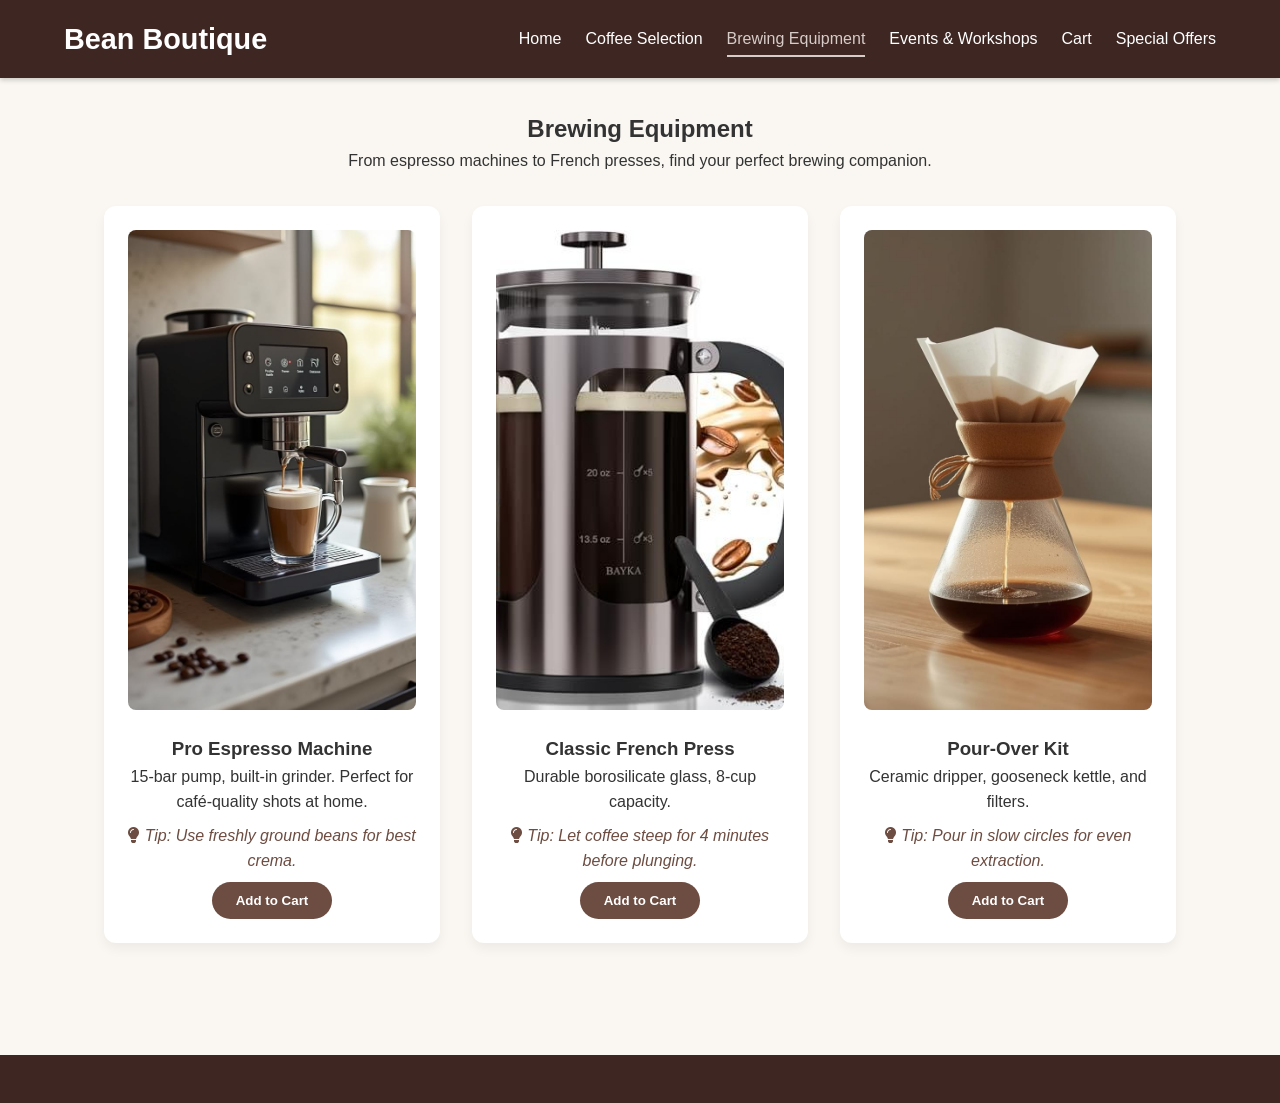
<file: Coffee Shop Website/Ali Mohamed Alhami_Global assignment_Project/brewing-equipment.html>
<!-- ==========================================
     Bean Boutique - Brewing Equipment Page
     Author: Ali Mohamed ALI AGHA AL HAMI
     Student ID: 216968
     Date: 26/04/2026
     ========================================== -->


<!DOCTYPE html>
<html lang="en">
<head>
    <meta charset="UTF-8">
    <meta name="viewport" content="width=device-width, initial-scale=1.0">
    <title>Bean Boutique - Brewing Equipment</title>
    <link rel="stylesheet" href="Style.CSS">
    <link rel="stylesheet" href="https://cdnjs.cloudflare.com/ajax/libs/font-awesome/6.0.0-beta3/css/all.min.css">
</head>
<body>
    <header>
        <!-- same header -->
        <div class="logo"><h1>Bean Boutique</h1></div>
        <nav>
            <ul class="nav-links">
                <li><a href="index.html">Home</a></li>
                <li><a href="coffee-selection.html">Coffee Selection</a></li>
                <li><a href="brewing-equipment.html" class="active">Brewing Equipment</a></li>
                <li><a href="events.html">Events & Workshops</a></li>
                <li><a href="cart.html">Cart</a></li>
                <li><a href="special-offers.html">Special Offers</a></li>
            </ul>
            <div class="hamburger"><span></span><span></span><span></span></div>
        </nav>
    </header>

    <main>
        <section class="page-header">
            <h2>Brewing Equipment</h2>
            <p>From espresso machines to French presses, find your perfect brewing companion.</p>
        </section>

        <section class="equipment-grid">
            <div class="equipment-card">
                <img src="images/bestcoffeemachine.jfif" alt="Espresso Machine">
                <h3>Pro Espresso Machine</h3>
                <p>15-bar pump, built-in grinder. Perfect for café-quality shots at home.</p>
                <p class="tip"><i class="fas fa-lightbulb"></i> Tip: Use freshly ground beans for best crema.</p>
                <button class="btn add-to-cart" data-id="em1" data-name="Pro Espresso Machine" data-price="499.99">Add to Cart</button>
            </div>
            <div class="equipment-card">
                <img src="images/Baykafrench.jfif" alt="French Press">
                <h3>Classic French Press</h3>
                <p>Durable borosilicate glass, 8-cup capacity.</p>
                <p class="tip"><i class="fas fa-lightbulb"></i> Tip: Let coffee steep for 4 minutes before plunging.</p>
                <button class="btn add-to-cart" data-id="fp2" data-name="French Press" data-price="29.99">Add to Cart</button>
            </div>
            <div class="equipment-card">
                <img src="images/pour-over.jfif" alt="Pour Over Kit">
                <h3>Pour-Over Kit</h3>
                <p>Ceramic dripper, gooseneck kettle, and filters.</p>
                <p class="tip"><i class="fas fa-lightbulb"></i> Tip: Pour in slow circles for even extraction.</p>
                <button class="btn add-to-cart" data-id="po1" data-name="Pour-Over Kit" data-price="45.99">Add to Cart</button>
            </div>
        </section>
    </main>

    <footer>
        <!-- here we have the same footer -->
    </footer>

    <script src="script-equipment.js"></script>
</body>
</html>
</file>
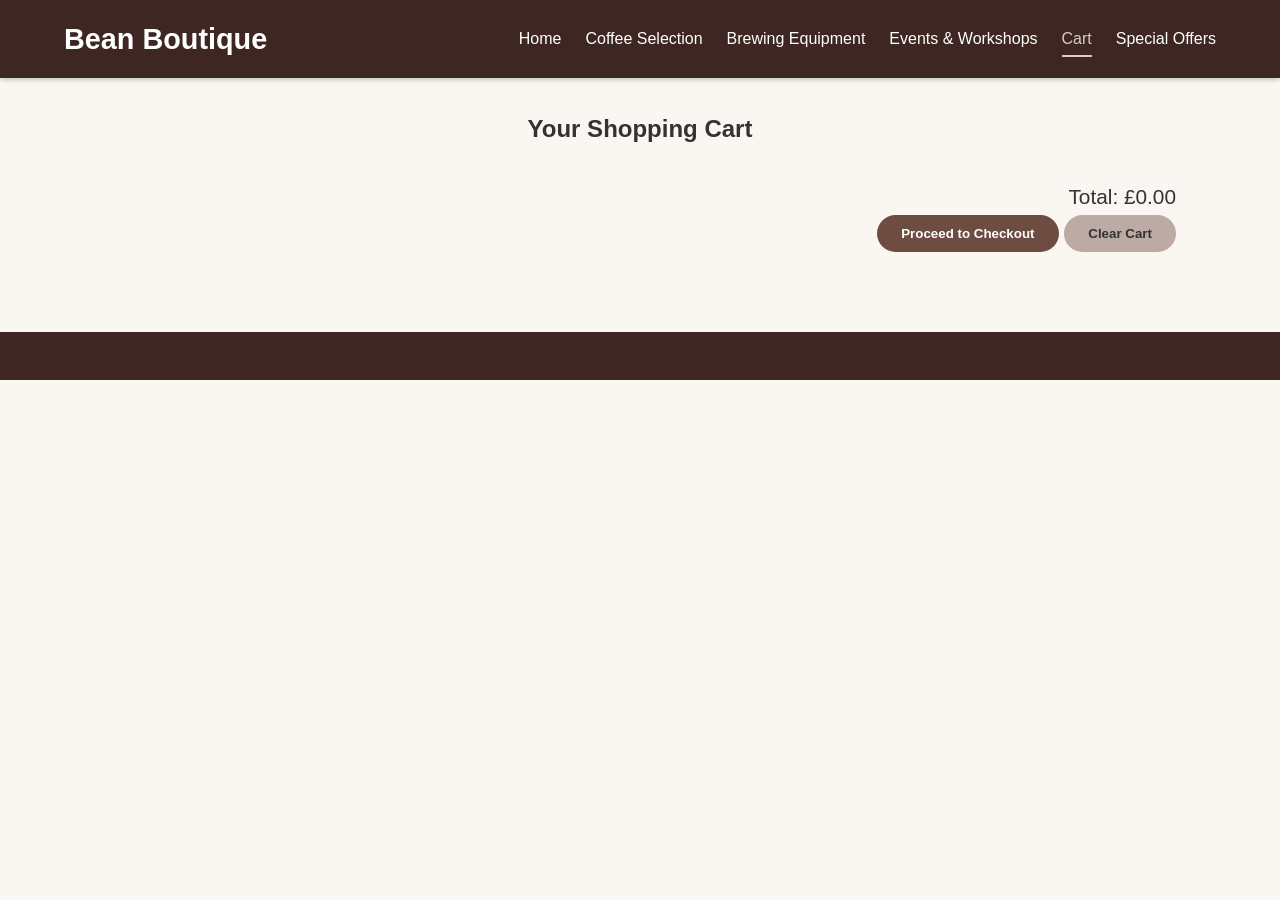
<file: Coffee Shop Website/Ali Mohamed Alhami_Global assignment_Project/cart.html>
<!-- ==========================================
     Bean Boutique - Shopping Cart Page
     Author: Ali Mohamed ALI AGHA AL HAMI
     Student ID: 216968
     Date: 26/04/2026
     ========================================== -->



<!DOCTYPE html>
<html lang="en">
<head>
    <meta charset="UTF-8">
    <meta name="viewport" content="width=device-width, initial-scale=1.0">
    <title>Bean Boutique - Shopping Cart</title>
    <link rel="stylesheet" href="Style.CSS">
    <link rel="stylesheet" href="https://cdnjs.cloudflare.com/ajax/libs/font-awesome/6.0.0-beta3/css/all.min.css">
</head>
<body>
    <header>
        <!-- we use the same header -->
        <div class="logo"><h1>Bean Boutique</h1></div>
        <nav>
            <ul class="nav-links">
                <li><a href="index.html">Home</a></li>
                <li><a href="coffee-selection.html">Coffee Selection</a></li>
                <li><a href="brewing-equipment.html">Brewing Equipment</a></li>
                <li><a href="events.html">Events & Workshops</a></li>
                <li><a href="cart.html" class="active">Cart</a></li>
                <li><a href="special-offers.html">Special Offers</a></li>
            </ul>
            <div class="hamburger"><span></span><span></span><span></span></div>
        </nav>
    </header>

    <main>
        <section class="page-header">
            <h2>Your Shopping Cart</h2>
        </section>

        <div id="cart-container">
            <div id="cart-items"></div>
            <div id="cart-summary">
                <p>Total: £<span id="cart-total">0.00</span></p>
                <button class="btn" id="checkout-btn">Proceed to Checkout</button>
                <button class="btn btn-secondary" id="clear-cart">Clear Cart</button>
            </div>
            
        </div>
    </main>

    <footer>
        <!-- the same same footer -->
    </footer>

    <script src="script-cart.js"></script>
</body>
</html>
</file>
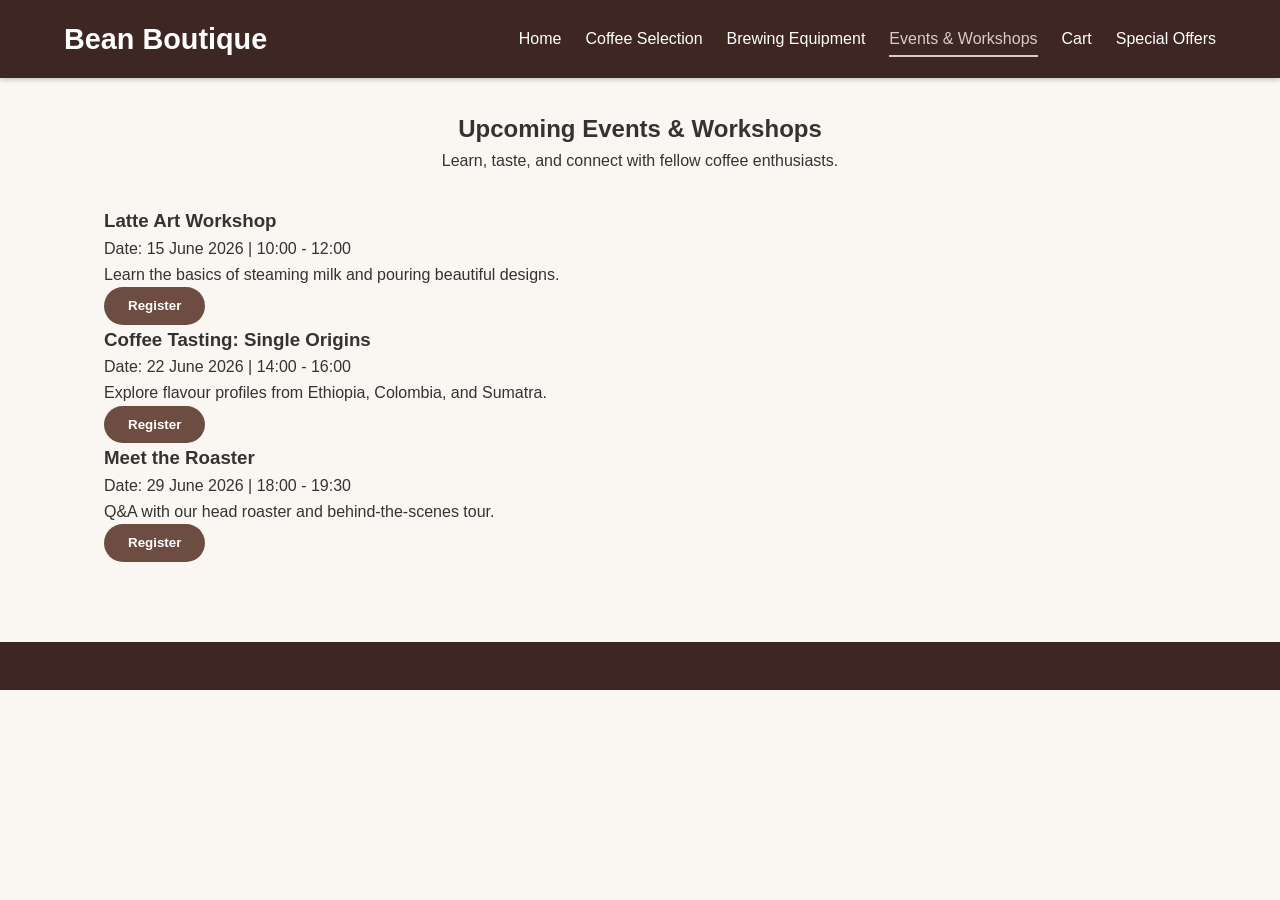
<file: Coffee Shop Website/Ali Mohamed Alhami_Global assignment_Project/events.html>
<!-- ==========================================
     Bean Boutique - Events & Workshops Page
     Author: Ali Mohamed ALI AGHA AL HAMI
     Student ID: 216968
     Date: 26/04/2026
     ========================================== -->



<!DOCTYPE html>
<html lang="en">
<head>
    <meta charset="UTF-8">
    <meta name="viewport" content="width=device-width, initial-scale=1.0">
    <title>Bean Boutique - Events & Workshops</title>
    <link rel="stylesheet" href="Style.CSS">
    <link rel="stylesheet" href="https://cdnjs.cloudflare.com/ajax/libs/font-awesome/6.0.0-beta3/css/all.min.css">
    <!-- here the Security plugin: reCAPTCHA -->
    <script src="https://www.google.com/recaptcha/api.js" async defer></script>
</head>
<body>
    <header>
        <!-- we use the same header -->
        <div class="logo"><h1>Bean Boutique</h1></div>
        <nav>
            <ul class="nav-links">
                <li><a href="index.html">Home</a></li>
                <li><a href="coffee-selection.html">Coffee Selection</a></li>
                <li><a href="brewing-equipment.html">Brewing Equipment</a></li>
                <li><a href="events.html" class="active">Events & Workshops</a></li>
                <li><a href="cart.html">Cart</a></li>
                <li><a href="special-offers.html">Special Offers</a></li>
            </ul>
            <div class="hamburger"><span></span><span></span><span></span></div>
        </nav>
    </header>

    <main>
        <section class="page-header">
            <h2>Upcoming Events & Workshops</h2>
            <p>Learn, taste, and connect with fellow coffee enthusiasts.</p>
        </section>

        <section class="events-list">
            <div class="event-card">
                <h3>Latte Art Workshop</h3>
                <p>Date: 15 June 2026 | 10:00 - 12:00</p>
                <p>Learn the basics of steaming milk and pouring beautiful designs.</p>
                <button class="btn register-btn" data-event="Latte Art Workshop">Register</button>
            </div>
            <div class="event-card">
                <h3>Coffee Tasting: Single Origins</h3>
                <p>Date: 22 June 2026 | 14:00 - 16:00</p>
                <p>Explore flavour profiles from Ethiopia, Colombia, and Sumatra.</p>
                <button class="btn register-btn" data-event="Coffee Tasting">Register</button>
            </div>
            <div class="event-card">
                <h3>Meet the Roaster</h3>
                <p>Date: 29 June 2026 | 18:00 - 19:30</p>
                <p>Q&A with our head roaster and behind-the-scenes tour.</p>
                <button class="btn register-btn" data-event="Meet the Roaster">Register</button>
            </div>
        </section>

        <!-- the Registration Form (initially hidden) -->
        <section id="registrationForm" class="registration-form hidden">
            <h3>Register for <span id="selectedEvent"></span></h3>
            <form id="eventRegForm">
                <div class="form-group">
                    <label for="firstName">First Name *</label>
                    <input type="text" id="firstName" name="firstName" required>
                </div>
                <div class="form-group">
                    <label for="lastName">Last Name *</label>
                    <input type="text" id="lastName" name="lastName" required>
                </div>
                <div class="form-group">
                    <label for="email">Email Address *</label>
                    <input type="email" id="email" name="email" required>
                </div>
                <!-- Security plugin: reCAPTCHA -->
                <div class="g-recaptcha" data-sitekey="YOUR_SITE_KEY"></div>
                <button type="submit" class="btn">Submit Registration</button>
                <button type="button" class="btn btn-secondary" id="cancelReg">Cancel</button>
            </form>
        </section>
    </main>

    <footer>
        <!-- same footer -->
    </footer>

    <script src="script-events.js"></script>
</body>
</html>
</file>
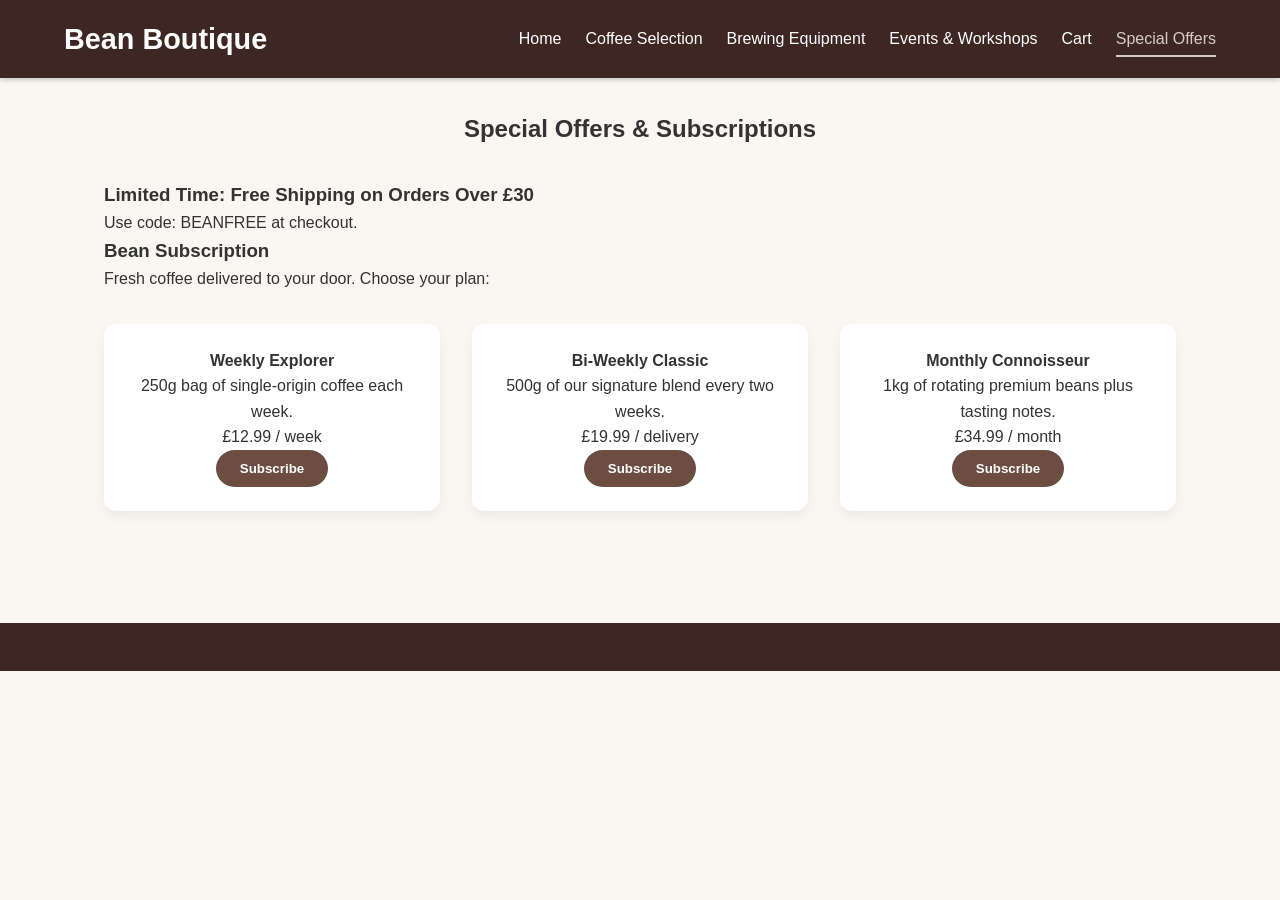
<file: Coffee Shop Website/Ali Mohamed Alhami_Global assignment_Project/special-offers.html>
<!-- ==========================================
     Bean Boutique -   Special Offers Page
     Author: Ali Mohamed ALI AGHA AL HAMI
     Student ID: 216968
     Date: 26/04/2026
     ========================================== -->





<!DOCTYPE html>
<html lang="en">
<head>
    <meta charset="UTF-8">
    <meta name="viewport" content="width=device-width, initial-scale=1.0">
    <title>Bean Boutique - Special Offers & Subscriptions</title>
    <link rel="stylesheet" href="Style.CSS">
    <link rel="stylesheet" href="https://cdnjs.cloudflare.com/ajax/libs/font-awesome/6.0.0-beta3/css/all.min.css">
</head>
<body>
    <header>
        <!-- same header -->
        <div class="logo"><h1>Bean Boutique</h1></div>
        <nav>
            <ul class="nav-links">
                <li><a href="index.html">Home</a></li>
                <li><a href="coffee-selection.html">Coffee Selection</a></li>
                <li><a href="brewing-equipment.html">Brewing Equipment</a></li>
                <li><a href="events.html">Events & Workshops</a></li>
                <li><a href="cart.html">Cart</a></li>
                <li><a href="special-offers.html" class="active">Special Offers</a></li>
            </ul>
            <div class="hamburger"><span></span><span></span><span></span></div>
        </nav>
    </header>

    <main>
        <section class="page-header">
            <h2>Special Offers & Subscriptions</h2>
        </section>

        <section class="promo-banner">
            <h3>Limited Time: Free Shipping on Orders Over £30</h3>
            <p>Use code: BEANFREE at checkout.</p>
        </section>

        <section class="subscription-plans">
            <h3>Bean Subscription</h3>
            <p>Fresh coffee delivered to your door. Choose your plan:</p>
            <div class="plan-cards">
                <div class="plan-card">
                    <h4>Weekly Explorer</h4>
                    <p>250g bag of single-origin coffee each week.</p>
                    <p class="price">£12.99 / week</p>
                    <button class="btn subscribe-btn" data-plan="Weekly Explorer">Subscribe</button>
                </div>
                <div class="plan-card">
                    <h4>Bi-Weekly Classic</h4>
                    <p>500g of our signature blend every two weeks.</p>
                    <p class="price">£19.99 / delivery</p>
                    <button class="btn subscribe-btn" data-plan="Bi-Weekly Classic">Subscribe</button>
                </div>
                <div class="plan-card">
                    <h4>Monthly Connoisseur</h4>
                    <p>1kg of rotating premium beans plus tasting notes.</p>
                    <p class="price">£34.99 / month</p>
                    <button class="btn subscribe-btn" data-plan="Monthly Connoisseur">Subscribe</button>
                </div>
            </div>
        </section>

        <!-- Simple subscription modal (not fully functional) -->
        <div id="subscribeModal" class="modal hidden">
            <div class="modal-content">
                <span class="close-sub">&times;</span>
                <h3>Subscribe to <span id="planName"></span></h3>
                <form id="subscribeForm">
                    <input type="email" placeholder="Your email" required>
                    <button type="submit" class="btn">Confirm Subscription</button>
                </form>
            </div>
        </div>
    </main>

    <footer>
        <!-- same footer -->
    </footer>

    <script src="script-offers.js"></script>
</body>
</html>
</file>
<file: Coffee Shop Website/Ali Mohamed Alhami_Global assignment_Project/Style.CSS>
/* ==========================================
   Bean Boutique - Main Style sheet
   Author: Ali Mohamed ALI AGHA AL HAMI
   Student ID: 216968
   ========================================== */

/* ===== CSS for Bean Boutique  */


* {
    margin: 0;
    padding: 0;
    box-sizing: border-box;
}

body {
    font-family: 'Segoe UI', Tahoma, Geneva, Verdana, sans-serif;
    line-height: 1.6;
    color: #333;
    background-color: #faf7f2;
}

/* ----- this is the Header & Navigation  ----- */
header {
    display: flex;
    justify-content: space-between;
    align-items: center;
    padding: 1rem 5%;
    background-color: #3e2723;
    color: #fff;
    box-shadow: 0 2px 5px rgba(0,0,0,0.2);
}

.logo h1 {
    font-size: 1.8rem;
    font-weight: 600;
}

nav {
    display: flex;
}

.nav-links {
    display: flex;
    list-style: none;
}

.nav-links li {
    margin-left: 1.5rem;
}

.nav-links a {
    color: #fff;
    text-decoration: none;
    font-weight: 500;
    padding: 0.5rem 0;
    transition: color 0.3s, border-bottom 0.3s;
    border-bottom: 2px solid transparent;
}

.nav-links a:hover,
.nav-links a.active {
    color: #d7ccc8;
    border-bottom: 2px solid #d7ccc8;
}

/*  here we have Hamburger menu for mobile  */
.hamburger {
    display: none;
    flex-direction: column;
    cursor: pointer;
}
.hamburger span {
    width: 25px;
    height: 3px;
    background: #fff;
    margin: 3px 0;
    transition: 0.3s;
}

/* ----- here the code for Slideshow (Home Page) ----- */
.slideshow-container {
    position: relative;
    max-width: 1200px;
    margin: 2rem auto;
    border-radius: 10px;
    overflow: hidden;
    box-shadow: 0 4px 15px rgba(0,0,0,0.1);
}

.slide {
    display: none;
}

.slide img {
    width: 100%;
    height: 500px;
    object-fit: cover;
}

.slide-text {
    position: absolute;
    bottom: 30px;
    left: 30px;
    background-color: rgba(62, 39, 35, 0.8);
    color: #fff;
    padding: 0.8rem 1.5rem;
    border-radius: 30px;
    font-size: 1.5rem;
}

.prev, .next {
    cursor: pointer;
    position: absolute;
    top: 50%;
    width: auto;
    padding: 16px;
    margin-top: -22px;
    color: white;
    font-weight: bold;
    font-size: 24px;
    transition: 0.6s ease;
    border-radius: 0 3px 3px 0;
    user-select: none;
    background-color: rgba(0,0,0,0.3);
}

.next {
    right: 0;
    border-radius: 3px 0 0 3px;
}

.prev:hover, .next:hover {
    background-color: rgba(0,0,0,0.8);
}

.fade {
    animation-name: fade;
    animation-duration: 1.5s;
}

@keyframes fade {
    from {opacity: .4} 
    to {opacity: 1}
}

/* ----- Here the Sections & Cards ----- */
main {
    max-width: 1200px;
    margin: 0 auto;
    padding: 2rem 5%;
}

.page-header {
    text-align: center;
    margin-bottom: 2rem;
}

.welcome {
    text-align: center;
    margin: 3rem 0;
}

.infographics {
    display: flex;
    justify-content: space-around;
    flex-wrap: wrap;
    margin-top: 2rem;
}

.info-item {
    flex: 1 1 150px;
    margin: 1rem;
    padding: 1.5rem;
    background: #fff;
    border-radius: 10px;
    box-shadow: 0 4px 6px rgba(0,0,0,0.05);
    transition: transform 0.3s, box-shadow 0.3s;
}

.info-item:hover {
    transform: translateY(-5px);
    box-shadow: 0 8px 15px rgba(0,0,0,0.1);
}

.info-item i {
    font-size: 2.5rem;
    color: #6d4c41;
    margin-bottom: 0.5rem;
}

.product-grid, .equipment-grid, .plan-cards {
    display: grid;
    grid-template-columns: repeat(auto-fit, minmax(280px, 1fr));
    gap: 2rem;
    margin: 2rem 0;
}

.product-card, .equipment-card, .plan-card {
    background: #fff;
    border-radius: 12px;
    padding: 1.5rem;
    text-align: center;
    box-shadow: 0 6px 12px rgba(0,0,0,0.05);
    transition: all 0.3s;
}

.product-card:hover, .equipment-card:hover {
    box-shadow: 0 10px 20px rgba(0,0,0,0.1);
}

.product-card img, .equipment-card img {
    width: 100%;
    height: 480px;
    object-fit: cover;
    border-radius: 8px;
    margin-bottom: 1rem;
}

.tip {
    font-style: italic;
    color: #6d4c41;
    margin: 0.5rem 0;
}

.btn {
    display: inline-block;
    background-color: #6d4c41;
    color: #fff;
    padding: 0.7rem 1.5rem;
    border: none;
    border-radius: 30px;
    cursor: pointer;
    font-weight: 600;
    transition: background 0.3s, transform 0.1s;
    text-decoration: none;
}

.btn:hover {
    background-color: #5d4037;
}

.btn-secondary {
    background-color: #bcaaa4;
    color: #333;
}
.btn-secondary:hover {
    background-color: #a1887f;
}

/* ----- the code for Modal Popup  ----- */
.modal {
    display: none;
    position: fixed;
    z-index: 1000;
    left: 0;
    top: 0;
    width: 100%;
    height: 100%;
    overflow: auto;
    background-color: rgba(0,0,0,0.5);
}

.modal-content {
    background-color: #fefefe;
    margin: 10% auto;
    padding: 2rem;
    border: 1px solid #888;
    width: 90%;
    max-width: 500px;
    border-radius: 15px;
    box-shadow: 0 5px 15px rgba(0,0,0,0.3);
    position: relative;
}

.close, .close-sub {
    color: #aaa;
    float: right;
    font-size: 28px;
    font-weight: bold;
    cursor: pointer;
}

.close:hover, .close-sub:hover {
    color: #000;
}

/* -----  here the Search Bar for (Animated Text Search) ----- */
.search-container {
    position: relative;
    max-width: 400px;
    margin: 20px auto;
}

#coffeeSearch {
    width: 100%;
    padding: 12px 40px 12px 20px;
    border: 2px solid #d7ccc8;
    border-radius: 40px;
    font-size: 1rem;
    outline: none;
    transition: border-color 0.3s, box-shadow 0.3s;
}

#coffeeSearch:focus {
    border-color: #6d4c41;
    box-shadow: 0 0 8px rgba(109,76,65,0.3);
}

.search-icon {
    position: absolute;
    right: 15px;
    top: 15px;
    color: #8d6e63;
}

/* Animated text search results highlight (JS) */
.catalogue-grid {
    display: grid;
    grid-template-columns: repeat(auto-fill, minmax(250px, 1fr));
    gap: 20px;
}

.coffee-item {
    background: white;
    padding: 15px;
    border-radius: 10px;
    box-shadow: 0 2px 5px rgba(0,0,0,0.05);
    transition: 0.3s;
}

.coffee-item.highlight {
    background-color: #fff8e1;
    border-left: 5px solid #ffb300;
    animation: pulse 1s;
}

@keyframes pulse {
    0% { transform: scale(1); }
    50% { transform: scale(1.02); }
    100% { transform: scale(1); }
}

/* ----- here we have Events Registration Form ----- */
.registration-form {
    background: #f5f0eb;
    padding: 2rem;
    border-radius: 12px;
    margin: 2rem 0;
}

.registration-form.hidden {
    display: none;
}

.form-group {
    margin-bottom: 1rem;
}

.form-group label {
    display: block;
    margin-bottom: 0.3rem;
    font-weight: 500;
}

.form-group input {
    width: 100%;
    padding: 0.7rem;
    border: 1px solid #ccc;
    border-radius: 8px;
    font-size: 1rem;
}

/* The reCAPTCHA margin */
.g-recaptcha {
    margin: 1rem 0;
}

/* -----The  Shopping Cart  ----- */
#cart-items {
    margin-bottom: 2rem;
}

.cart-item {
    display: flex;
    justify-content: space-between;
    align-items: center;
    background: #fff;
    padding: 1rem;
    margin-bottom: 0.5rem;
    border-radius: 8px;
    box-shadow: 0 2px 4px rgba(0,0,0,0.05);
}

.cart-item button {
    background: #d32f2f;
    color: white;
    border: none;
    padding: 0.3rem 0.8rem;
    border-radius: 20px;
    cursor: pointer;
}

#cart-summary {
    text-align: right;
    font-size: 1.3rem;
    margin-top: 1rem;
}

/* ----- The Footer  ----- */
footer {
    background: #3e2723;
    color: #f5f0eb;
    padding: 2rem 5% 1rem;
    margin-top: 3rem;
}

.footer-content {
    display: flex;
    flex-wrap: wrap;
    justify-content: space-between;
    gap: 2rem;
}

.footer-section {
    flex: 1 1 200px;
}

.footer-section h4 {
    margin-bottom: 1rem;
    border-bottom: 1px solid #8d6e63;
    padding-bottom: 0.5rem;
}

.footer-section ul {
    list-style: none;
}

.footer-section ul li {
    margin-bottom: 0.5rem;
}

.footer-section a {
    color: #d7ccc8;
    text-decoration: none;
}

.footer-section a:hover {
    color: #fff;
}

.copyright {
    text-align: center;
    margin-top: 2rem;
    padding-top: 1rem;
    border-top: 1px solid #5d4037;
}

/* ----- the Responsive Design  ----- */
@media screen and (max-width: 768px) {
    .nav-links {
        display: none;
        flex-direction: column;
        width: 100%;
        position: absolute;
        top: 70px;
        left: 0;
        background: #3e2723;
        padding: 1rem 0;
    }
    .nav-links.active {
        display: flex;
    }
    .nav-links li {
        margin: 0.5rem 0;
        text-align: center;
    }
    .hamburger {
        display: flex;
    }
    .slide img {
        height: 250px;
    }
    .slide-text {
        font-size: 1.2rem;
        bottom: 15px;
        left: 15px;
    }
    .footer-content {
        flex-direction: column;
        text-align: center;
    }
}

/* the Map container */
#map {
    height: 300px;
    width: 100%;
    border-radius: 12px;
    margin: 1rem 0;
}

/* the Carousel reviews */
.carousel {
    position: relative;
    background: #fff;
    padding: 1.5rem;
    border-radius: 12px;
    margin: 1rem 0;
}

.carousel-inner .review {
    display: none;
}

.carousel-inner .review.active {
    display: block;
}

.carousel-prev, .carousel-next {
    position: absolute;
    top: 50%;
    transform: translateY(-50%);
    background: rgba(0,0,0,0.2);
    border: none;
    font-size: 1.5rem;
    padding: 0.5rem;
    cursor: pointer;
}
.carousel-prev { left: 0; }
.carousel-next { right: 0; }


/* ----- The Map Container ----- */
.map-container {
    margin: 1.5rem auto;
    max-width: 100%;            /* fits on all screens */
    border-radius: 15px;
    overflow: hidden;
    box-shadow: 0 4px 12px rgba(0,0,0,0.1);
}

.map-container iframe {
    width: 100%;
    height: 350px;
    border: none;
}

.address {
    text-align: center;
    font-size: 1.1rem;
    color: #5d4037;
    margin-top: 0.5rem;
}



.coffee-item img {
    width: 100%;
    height: 380px;
    object-fit: cover;
    border-radius: 10px;
    margin-bottom: 1rem;
}



.sr-only {
    position: absolute;
    width: 1px;
    height: 1px;
    padding: 0;
    margin: -1px;
    overflow: hidden;
    clip: rect(0,0,0,0);
    border: 0;
}
</file>
